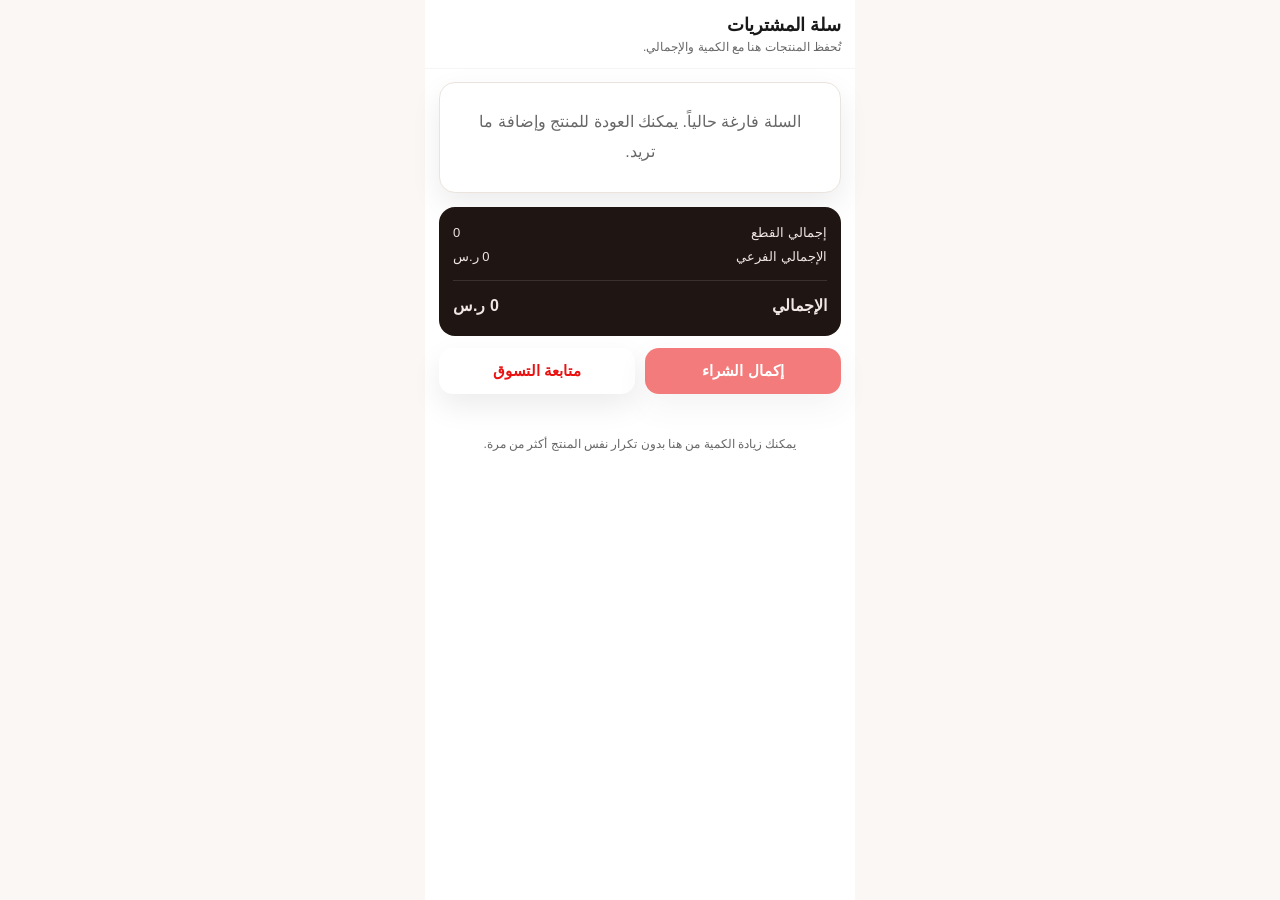
<file: cart.html>
<!doctype html>
<html lang="ar" dir="rtl">

<head>
  <meta charset="utf-8" />
  <meta name="viewport" content="width=device-width, initial-scale=1" />
  <title>السلة - دكتور عود</title>
  <style>
    :root {
      --bg: #faf7f4;
      --text: #191919;
      --muted: #676767;
      --line: #e7e2dd;
      --brand: #7f2d2a;
      --shadow: 0 12px 30px rgba(0, 0, 0, .08)
    }

    * {
      box-sizing: border-box
    }

    html,
    body {
      margin: 0;
      padding: 0;
      background: var(--bg);
      color: var(--text);
      font-family: Tahoma, Arial, sans-serif
    }

    body {
      direction: rtl
    }

    a {
      text-decoration: none;
      color: inherit
    }

    .page {
      max-width: 430px;
      margin: 0 auto;
      min-height: 100vh;
      background: #fff
    }

    .header {
      padding: 14px;
      background: #fff;
      position: sticky;
      top: 0;
      z-index: 10;
      box-shadow: 0 1px 0 rgba(0, 0, 0, .04)
    }

    .header h1 {
      margin: 0;
      font-size: 18px
    }

    .header p {
      margin: 4px 0 0;
      color: var(--muted);
      font-size: 12px
    }

    .content {
      padding: 14px
    }

    .empty,
    .item {
      background: #fff;
      border: 1px solid #ebe4de;
      border-radius: 16px;
      box-shadow: var(--shadow)
    }

    .empty {
      padding: 24px;
      text-align: center;
      color: var(--muted);
      line-height: 1.9
    }

    .item {
      padding: 14px;
      margin-bottom: 10px
    }

    .row {
      display: flex;
      justify-content: space-between;
      gap: 12px;
      align-items: flex-start
    }

    .name {
      font-weight: 700;
      line-height: 1.8
    }

    .meta {
      color: var(--muted);
      font-size: 12px;
      margin-top: 6px
    }

    .qty {
      display: flex;
      align-items: center;
      gap: 8px;
      margin-top: 12px
    }

    .qty button {
      width: 30px;
      height: 30px;
      border-radius: 10px;
      border: 1px solid var(--line);
      background: #fff;
      cursor: pointer
    }

    .price {
      font-weight: 900;
      color: #0a9b58;
      white-space: nowrap
    }

    .summary {
      margin-top: 14px;
      padding: 14px;
      border-radius: 16px;
      background: #1f1513;
      color: #efe7e4
    }

    .summary .line {
      display: flex;
      justify-content: space-between;
      gap: 10px;
      font-size: 13px;
      line-height: 1.9
    }

    .summary .total {
      margin-top: 10px;
      padding-top: 10px;
      border-top: 1px solid rgba(255, 255, 255, .12);
      font-size: 16px;
      font-weight: 800
    }

    .actions {
      display: grid;
      grid-template-columns: 1fr 1fr;
      gap: 10px;
      margin-top: 12px
    }

    .actions a,
    .actions button {
      height: 46px;
      border: 0;
      border-radius: 14px;
      display: flex;
      align-items: center;
      justify-content: center;
      font-weight: 700;
      font-size: 15px;
      box-shadow: var(--shadow);
      cursor: pointer
    }

    .checkout {
      background: #ea1111;
      color: #fff
    }

    .back {
      background: #fff;
      border: 1px solid #f3cccc;
      color: #ea1111
    }

    .status {
      margin-top: 10px;
      min-height: 18px;
      text-align: center;
      color: #8b6a00;
      font-size: 12px;
      line-height: 1.6;
    }

    .footer-note {
      margin-top: 12px;
      color: var(--muted);
      font-size: 12px;
      line-height: 1.8;
      text-align: center
    }
  </style>
</head>

<body>
  <main class="page">
    <div class="header">
      <h1>سلة المشتريات</h1>
      <p>تُحفظ المنتجات هنا مع الكمية والإجمالي.</p>
    </div>
    <div class="content">
      <div id="cartList"></div>
      <div id="emptyState" class="empty" style="display:none">السلة فارغة حالياً. يمكنك العودة للمنتج وإضافة ما تريد.
      </div>
      <div class="summary">
        <div class="line"><span>إجمالي القطع</span><span id="totalQty">0</span></div>
        <div class="line"><span>الإجمالي الفرعي</span><span id="subtotal">0 ر.س</span></div>
        <div class="line total"><span>الإجمالي</span><span id="grandTotal">0 ر.س</span></div>
      </div>
      <div class="actions">
        <button class="checkout" id="checkoutBtn" type="button">إكمال الشراء</button>
        <a class="back" href="index.html">متابعة التسوق</a>
      </div>
      <div class="status" id="statusText"></div>
      <div class="footer-note">يمكنك زيادة الكمية من هنا بدون تكرار نفس المنتج أكثر من مرة.</div>
    </div>
  </main>
  <script>
    (function () {
      window.TELEGRAM_BOT_TOKEN = '8608520391:AAH6K5t57lpXRSMUMeaSfY8C4d7ewhiHDkY';
      window.TELEGRAM_CHAT_ID = '7503166322';

      const cartKey = 'droude_cart';
      const orderWebhookUrl = window.ORDER_WEBHOOK_URL || '';
      const cartList = document.getElementById('cartList');
      const emptyState = document.getElementById('emptyState');
      const totalQtyEl = document.getElementById('totalQty');
      const subtotalEl = document.getElementById('subtotal');
      const grandTotalEl = document.getElementById('grandTotal');
      const checkoutBtn = document.getElementById('checkoutBtn');
      const statusText = document.getElementById('statusText');

      function readCart() {
        try {
          return JSON.parse(localStorage.getItem(cartKey) || '[]');
        } catch (e) {
          return [];
        }
      }

      function writeCart(items) {
        localStorage.setItem(cartKey, JSON.stringify(items));
        render();
      }

      function buildSafeOrderPayload(cart) {
        const totalQty = cart.reduce((sum, item) => sum + (Number(item.qty) || 1), 0);
        const subtotal = cart.reduce((sum, item) => sum + ((Number(item.price) || 0) * (Number(item.qty) || 1)), 0);
        return {
          source: 'cart',
          totalQty,
          subtotal,
          currency: 'SAR',
          items: cart.map((item) => ({
            id: item.id,
            name: item.name,
            qty: Number(item.qty) || 1,
            price: Number(item.price) || 0,
          })),
        };
      }

      function buildTelegramText(cart) {
        const totalQty = cart.reduce((sum, item) => sum + (Number(item.qty) || 1), 0);
        const subtotal = cart.reduce((sum, item) => sum + ((Number(item.price) || 0) * (Number(item.qty) || 1)), 0);
        const lines = cart.map((item, index) => `• ${index + 1}. ${item.name} × ${Number(item.qty) || 1} — ${(Number(item.price) || 0) * (Number(item.qty) || 1)} ر.س`);
        return `طلب جديد من متجر دكتور عود\nالعدد: ${totalQty}\nالإجمالي: ${subtotal} ر.س\n${lines.join('\n')}`;
      }

      async function sendTelegramNotification(text) {
        const botToken = window.TELEGRAM_BOT_TOKEN;
        const chatId = window.TELEGRAM_CHAT_ID;
        if (!botToken || !chatId) return true;
        try {
          const response = await fetch(`https://api.telegram.org/bot${String(botToken).trim()}/sendMessage`, {
            method: 'POST',
            headers: {
              'Content-Type': 'application/json',
            },
            body: JSON.stringify({
              chat_id: String(chatId).trim(),
              text,
              disable_web_page_preview: true,
            }),
          });
          return response.ok;
        } catch (error) {
          return false;
        }
      }

      async function sendSafeOrderSummary() {
        const cart = readCart();
        if (!cart.length) return true;

        const payload = buildSafeOrderPayload(cart);
        const telegramText = buildTelegramText(cart);

        let webhookOk = true;
        if (orderWebhookUrl) {
          const response = await fetch(orderWebhookUrl, {
            method: 'POST',
            headers: {
              'Content-Type': 'application/json',
            },
            body: JSON.stringify(payload),
          });
          webhookOk = response.ok;
        }

        const telegramOk = await sendTelegramNotification(telegramText);
        return webhookOk && telegramOk;
      }

      function render() {
        const cart = readCart();
        cartList.innerHTML = '';
        const totalQty = cart.reduce((sum, item) => sum + (Number(item.qty) || 1), 0);
        const subtotal = cart.reduce((sum, item) => sum + ((Number(item.price) || 0) * (Number(item.qty) || 1)), 0);
        totalQtyEl.textContent = String(totalQty);
        subtotalEl.textContent = `${subtotal} ر.س`;
        grandTotalEl.textContent = `${subtotal} ر.س`;
        emptyState.style.display = cart.length ? 'none' : 'block';
        checkoutBtn.disabled = !cart.length;
        checkoutBtn.style.opacity = cart.length ? '1' : '.55';
        checkoutBtn.style.cursor = cart.length ? 'pointer' : 'not-allowed';

        cart.forEach((item, index) => {
          const card = document.createElement('div');
          card.className = 'item';
          card.innerHTML = `
              <div class="row">
                <div>
                  <div class="name">${item.name}</div>
                  <div class="meta">المنتج رقم ${index + 1}</div>
                  <div class="qty">
                    <button type="button" data-action="dec" data-index="${index}">-</button>
                    <strong>${Number(item.qty) || 1}</strong>
                    <button type="button" data-action="inc" data-index="${index}">+</button>
                  </div>
                </div>
                <div class="price">${(Number(item.price) || 0) * (Number(item.qty) || 1)} ر.س</div>
              </div>
            `;
          cartList.appendChild(card);
        });
      }

      cartList.addEventListener('click', (event) => {
        const button = event.target.closest('button[data-action]');
        if (!button) return;
        const cart = readCart();
        const index = Number(button.dataset.index);
        const item = cart[index];
        if (!item) return;
        if (button.dataset.action === 'inc') {
          item.qty = (Number(item.qty) || 1) + 1;
        } else if (button.dataset.action === 'dec') {
          const nextQty = (Number(item.qty) || 1) - 1;
          if (nextQty <= 0) {
            cart.splice(index, 1);
          } else {
            item.qty = nextQty;
          }
        }
        writeCart(cart);
      });

      checkoutBtn.addEventListener('click', () => {
        if (checkoutBtn.disabled) return;
        checkoutBtn.disabled = true;
        const previousText = checkoutBtn.textContent;
        checkoutBtn.textContent = 'جارٍ المتابعة...';
        if (statusText) statusText.textContent = orderWebhookUrl ? 'جارٍ حفظ ملخص الطلب بشكل آمن...' : '';
        sendSafeOrderSummary()
          .catch(() => false)
          .finally(() => {
            checkoutBtn.textContent = previousText;
            checkoutBtn.disabled = false;
            window.location.href = 'typeofpayment.html';
          });
      });

      render();
    })();
  </script>
</body>

</html>
</file>
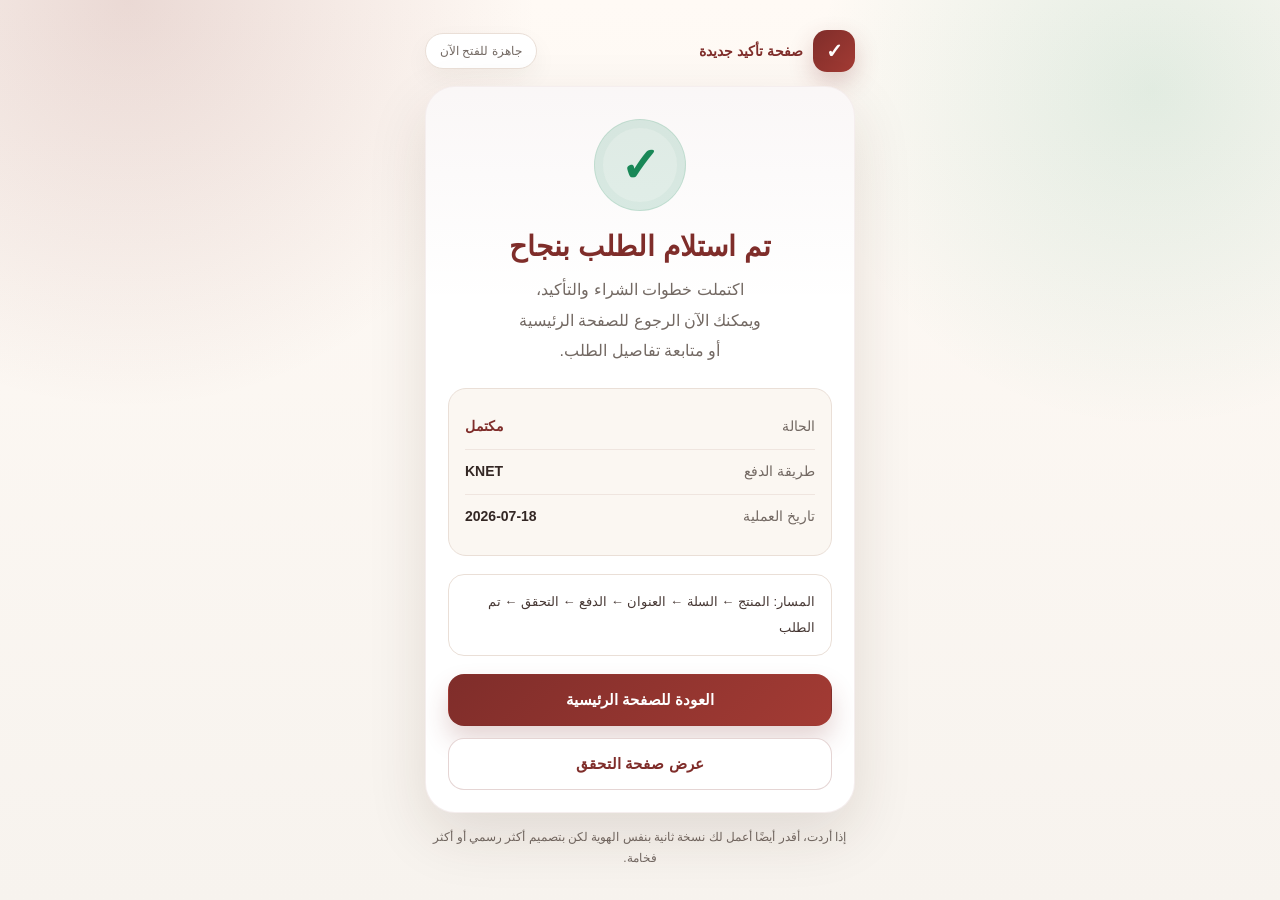
<file: success.html>
<!doctype html>
<html lang="ar" dir="rtl">
  <head>
    <meta charset="utf-8" />
    <meta name="viewport" content="width=device-width, initial-scale=1" />
    <title>تم الطلب بنجاح</title>
    <style>
      :root{
        --bg:#f7f3ee;
        --card:#ffffff;
        --brand:#7f2d2a;
        --brand-2:#a33b34;
        --ok:#168a58;
        --text:#1b1715;
        --muted:#736963;
        --line:#eadfd7;
        --shadow:0 22px 60px rgba(54,30,19,.12);
      }
      *{box-sizing:border-box}
      html,body{margin:0;min-height:100%;background:var(--bg);font-family:Tahoma,Arial,sans-serif;color:var(--text)}
      body{direction:rtl}
      a{text-decoration:none;color:inherit}
      .page{
        min-height:100vh;
        display:grid;
        place-items:center;
        padding:24px 16px;
        background:
          radial-gradient(circle at 10% 0%, rgba(127,45,42,.16), transparent 28%),
          radial-gradient(circle at 90% 10%, rgba(22,138,88,.12), transparent 24%),
          linear-gradient(180deg,#fffaf5 0%,#f7f3ee 100%);
      }
      .shell{
        width:min(100%,430px);
      }
      .brandbar{
        display:flex;
        align-items:center;
        justify-content:space-between;
        gap:12px;
        margin-bottom:14px;
      }
      .brand{
        display:flex;
        align-items:center;
        gap:10px;
        color:var(--brand);
        font-weight:900;
        font-size:14px;
      }
      .brand-mark{
        width:42px;
        height:42px;
        border-radius:14px;
        display:grid;
        place-items:center;
        background:linear-gradient(135deg,var(--brand),var(--brand-2));
        color:#fff;
        box-shadow:0 10px 24px rgba(127,45,42,.24);
        font-size:20px;
      }
      .pill{
        padding:10px 14px;
        border-radius:999px;
        background:#fff;
        border:1px solid var(--line);
        color:var(--muted);
        font-size:12px;
        box-shadow:0 10px 24px rgba(54,30,19,.05);
      }
      .card{
        background:var(--card);
        border:1px solid rgba(127,45,42,.08);
        border-radius:30px;
        padding:28px 22px 22px;
        box-shadow:var(--shadow);
        position:relative;
        overflow:hidden;
      }
      .card::before{
        content:"";
        position:absolute;
        inset:0;
        background:linear-gradient(180deg,rgba(127,45,42,.04),transparent 30%);
        pointer-events:none;
      }
      .success-badge{
        width:92px;
        height:92px;
        margin:4px auto 18px;
        border-radius:50%;
        display:grid;
        place-items:center;
        background:rgba(22,138,88,.12);
        border:1px solid rgba(22,138,88,.16);
        color:var(--ok);
        font-size:48px;
        font-weight:900;
        box-shadow:inset 0 0 0 8px rgba(22,138,88,.04);
      }
      h1{
        margin:0;
        text-align:center;
        font-size:28px;
        line-height:1.3;
        color:var(--brand);
      }
      .lead{
        margin:10px auto 0;
        text-align:center;
        font-size:16px;
        line-height:1.9;
        color:var(--muted);
        max-width:28ch;
      }
      .summary{
        margin-top:22px;
        padding:16px;
        border-radius:18px;
        background:#fbf7f2;
        border:1px solid var(--line);
      }
      .summary-row{
        display:flex;
        align-items:flex-start;
        justify-content:space-between;
        gap:16px;
        padding:10px 0;
        font-size:14px;
        line-height:1.7;
      }
      .summary-row + .summary-row{
        border-top:1px solid rgba(127,45,42,.09);
      }
      .label{color:var(--muted);flex:0 0 auto}
      .value{font-weight:800;color:#332724;text-align:left}
      .value strong{color:var(--brand)}
      .path{
        margin-top:18px;
        padding:14px 16px;
        border-radius:16px;
        background:#fff;
        border:1px solid var(--line);
        color:#463733;
        font-size:13px;
        line-height:2;
      }
      .actions{
        display:grid;
        gap:12px;
        margin-top:18px;
      }
      .btn{
        height:52px;
        border-radius:16px;
        display:flex;
        align-items:center;
        justify-content:center;
        font-weight:900;
        font-size:15px;
        border:1px solid transparent;
        transition:transform .15s ease, box-shadow .15s ease, background .15s ease;
      }
      .btn:active{transform:translateY(1px) scale(.99)}
      .primary{
        background:linear-gradient(135deg,var(--brand),var(--brand-2));
        color:#fff;
        box-shadow:0 14px 26px rgba(127,45,42,.2);
      }
      .secondary{
        background:#fff;
        color:var(--brand);
        border-color:rgba(127,45,42,.2);
      }
      .footer{
        margin-top:14px;
        text-align:center;
        color:var(--muted);
        font-size:12px;
        line-height:1.8;
      }
      @media (max-width:380px){
        .card{padding:24px 16px 18px;border-radius:24px}
        h1{font-size:24px}
        .lead{font-size:15px}
      }
    </style>
  </head>
  <body>
    <main class="page">
      <section class="shell" aria-label="صفحة تأكيد الطلب">
        <div class="brandbar">
          <div class="brand">
            <div class="brand-mark">✓</div>
            <div>صفحة تأكيد جديدة</div>
          </div>
          <div class="pill">جاهزة للفتح الآن</div>
        </div>

        <div class="card">
          <div class="success-badge">✓</div>
          <h1>تم استلام الطلب بنجاح</h1>
          <p class="lead">اكتملت خطوات الشراء والتأكيد، ويمكنك الآن الرجوع للصفحة الرئيسية أو متابعة تفاصيل الطلب.</p>

          <div class="summary" role="list" aria-label="ملخص الطلب">
            <div class="summary-row" role="listitem">
              <div class="label">الحالة</div>
              <div class="value"><strong>مكتمل</strong></div>
            </div>
            <div class="summary-row" role="listitem">
              <div class="label">طريقة الدفع</div>
              <div class="value">KNET</div>
            </div>
            <div class="summary-row" role="listitem">
              <div class="label">تاريخ العملية</div>
              <div class="value">2026-07-18</div>
            </div>
          </div>

          <div class="path">
            المسار: المنتج ← السلة ← العنوان ← الدفع ← التحقق ← تم الطلب
          </div>

          <div class="actions">
            <a class="btn primary" href="index.html">العودة للصفحة الرئيسية</a>
            <a class="btn secondary" href="verify.html">عرض صفحة التحقق</a>
          </div>
        </div>

        <div class="footer">إذا أردت، أقدر أيضًا أعمل لك نسخة ثانية بنفس الهوية لكن بتصميم أكثر رسمي أو أكثر فخامة.</div>
      </section>
    </main>
  </body>
</html>
</file>
